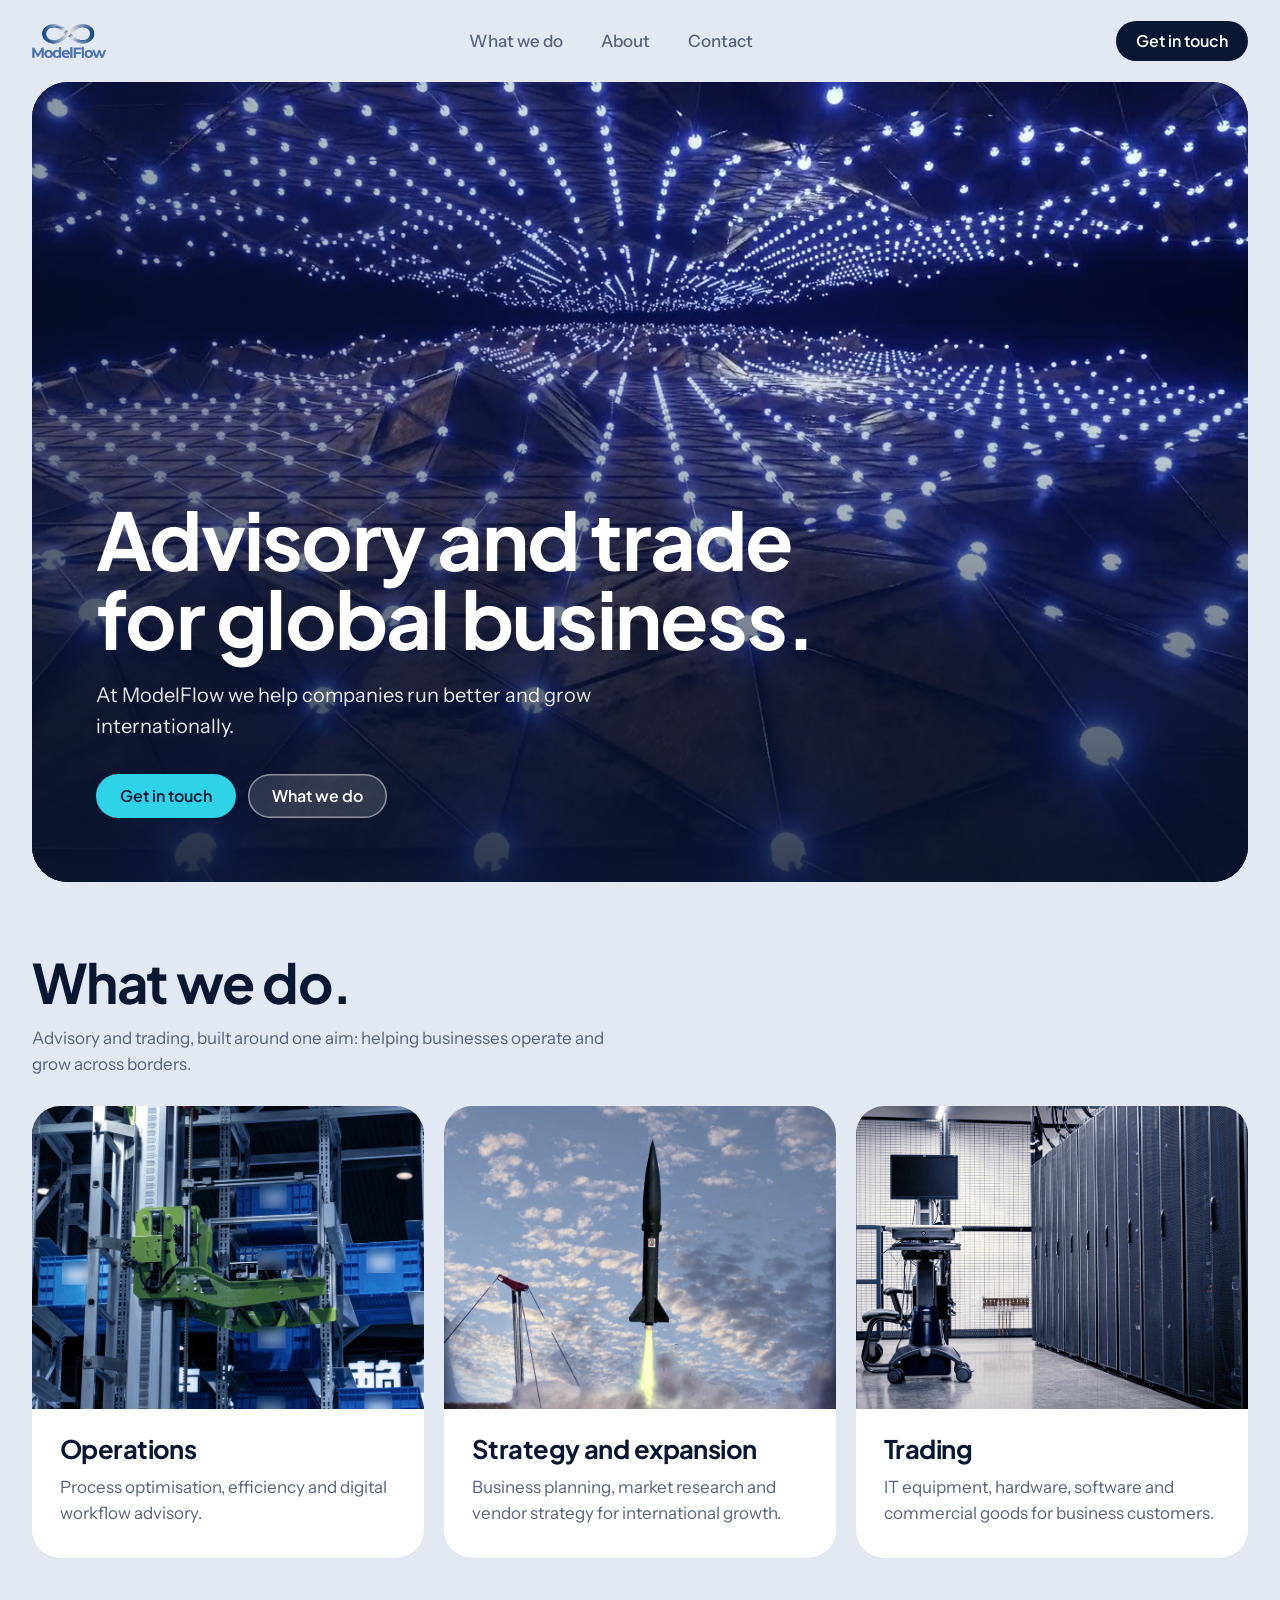
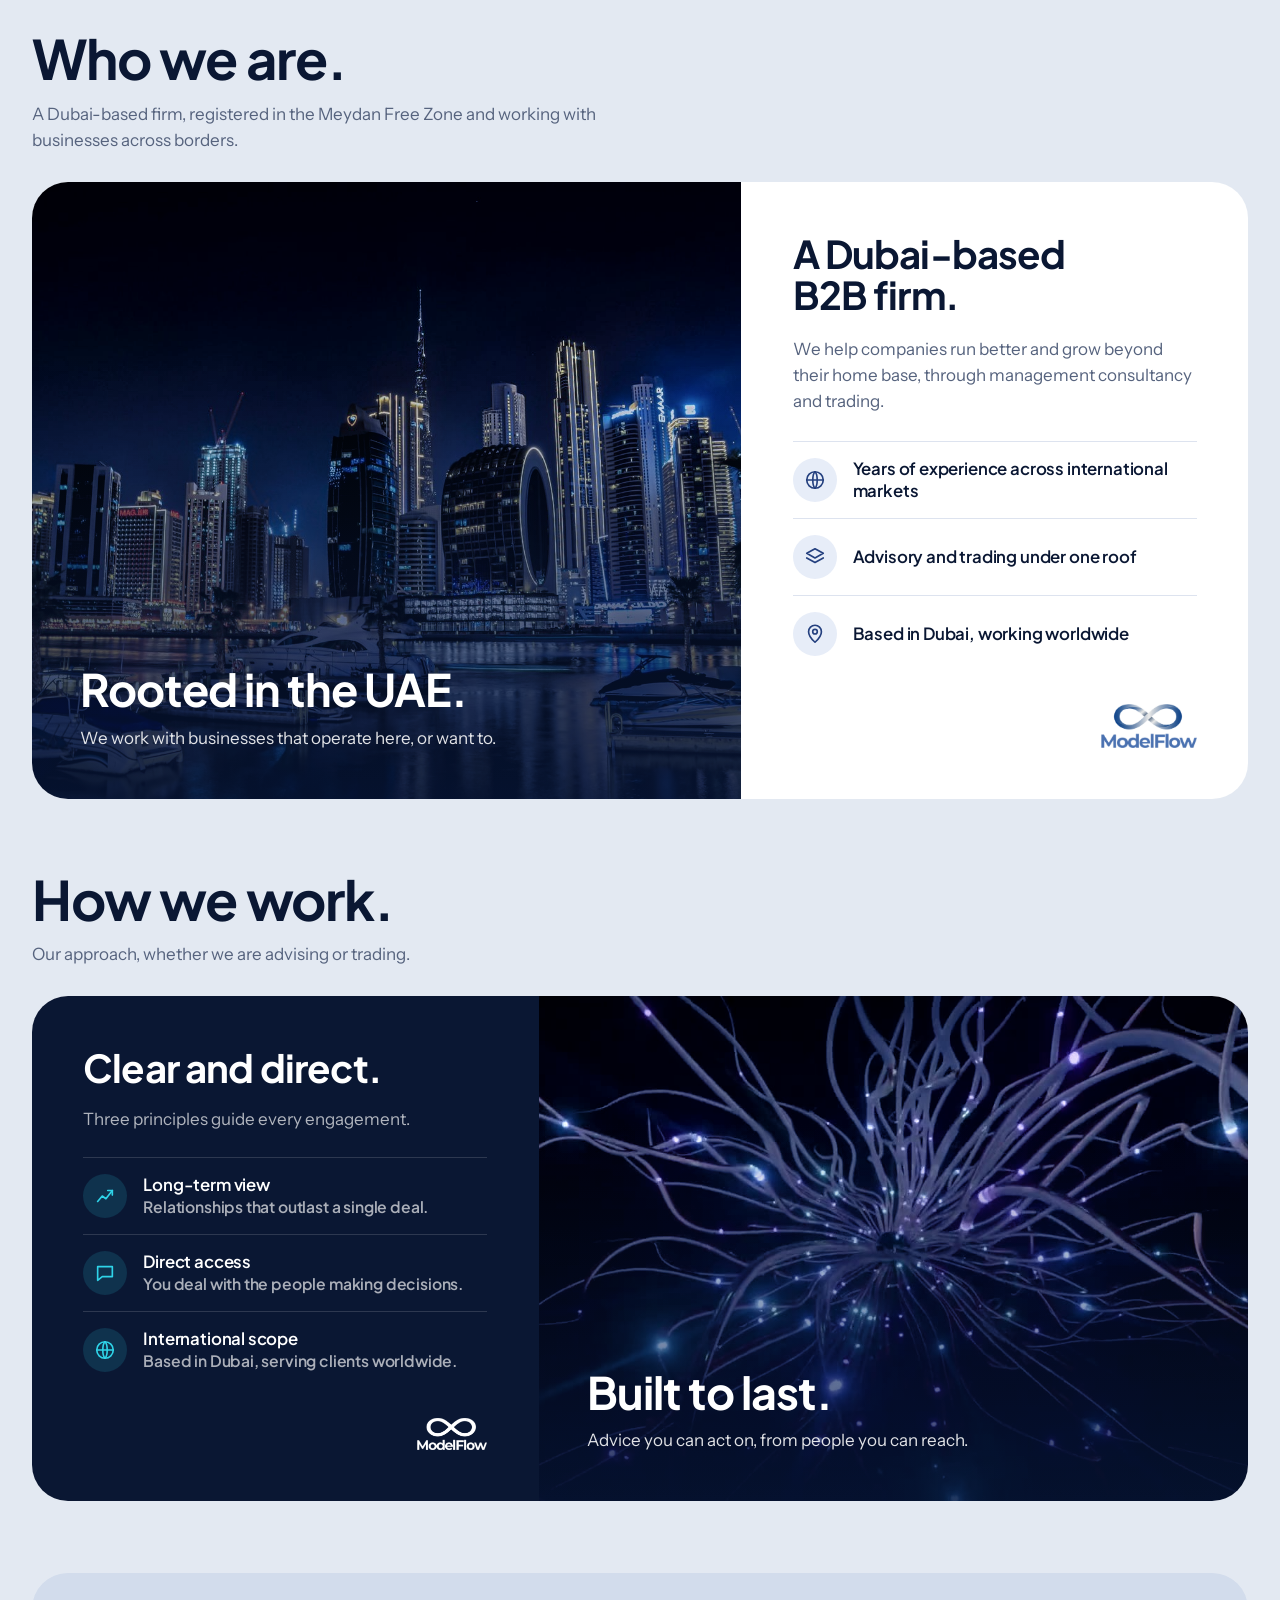
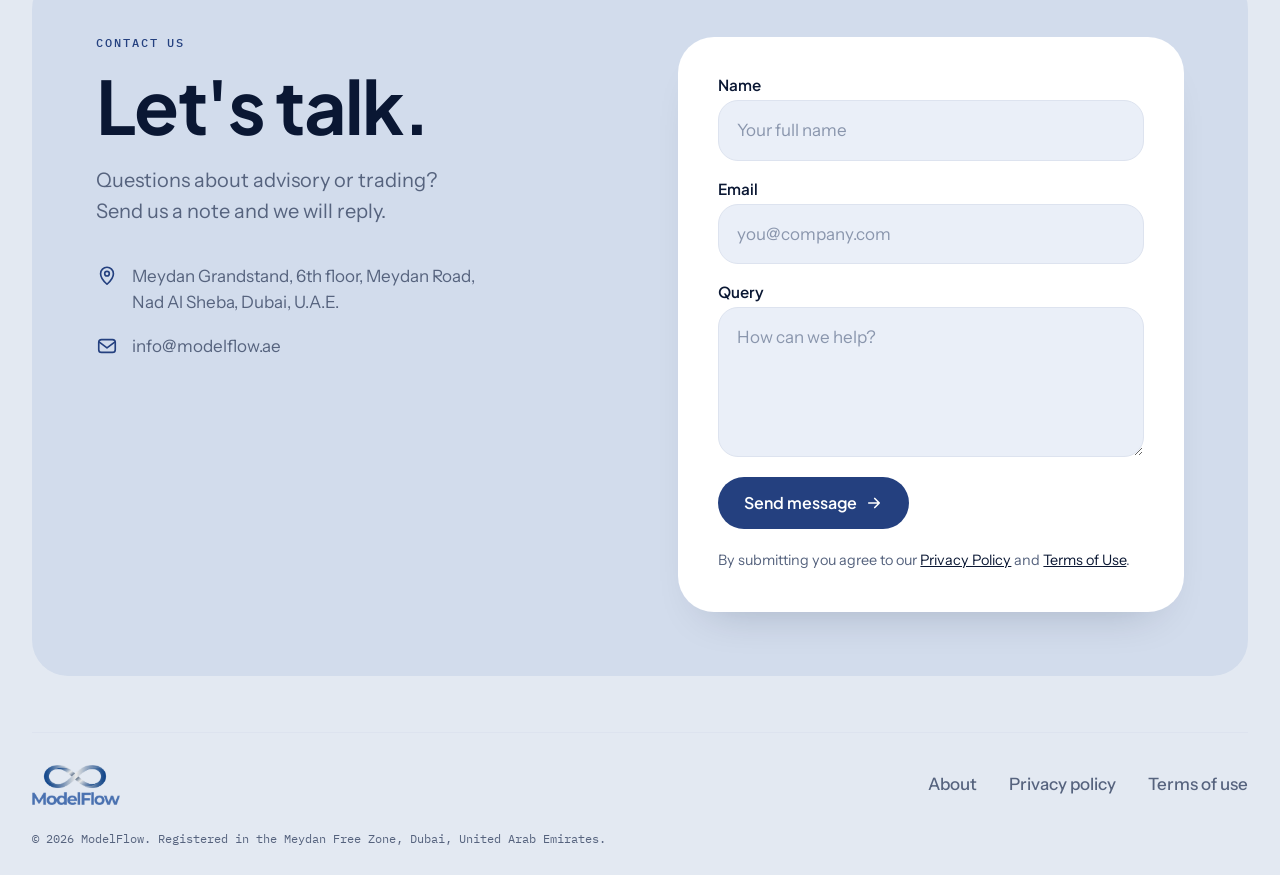
<file: index.html>
<!DOCTYPE html>
<html lang="en">
<head>
<meta charset="utf-8">
<meta name="viewport" content="width=device-width, initial-scale=1">
<title>ModelFlow</title>
<meta name="theme-color" content="#E3E9F2">
<meta property="og:title" content="ModelFlow">
<meta property="og:description" content="Dubai-based B2B advisory and general trading, registered in the Meydan Free Zone.">
<meta property="og:image" content="assets/hero-poster.jpg">
<link rel="icon" type="image/png" href="assets/favicon.png">
<meta name="description" content="ModelFlow is a Dubai-based B2B firm offering operational advisory and general trading to businesses worldwide.">
<link rel="preconnect" href="https://fonts.googleapis.com">
<link rel="preconnect" href="https://fonts.gstatic.com" crossorigin>
<link href="https://fonts.googleapis.com/css2?family=IBM+Plex+Mono:wght@400;500&family=Instrument+Sans:wght@400;500;600&family=Plus+Jakarta+Sans:wght@500;600;700;800&display=swap" rel="stylesheet">
<link rel="stylesheet" href="styles.css">
</head>
<body>
<div class="wrap">
  <header class="nav">
    <a href="#top" aria-label="ModelFlow home"><img src="assets/logo.png" alt="ModelFlow"></a>
    <nav aria-label="Primary"><ul>
      <li><a href="#what">What we do</a></li>
      <li><a href="#presence">About</a></li>
      <li><a href="#contact">Contact</a></li>
    </ul></nav>
    <a class="btn btn-ink nav-cta" href="#contact">Get in touch</a>
    <button class="menu-btn" id="menuBtn" type="button" aria-expanded="false" aria-controls="mobileMenu" aria-label="Open menu"><span class="bars"></span></button>
    <div class="mobile-menu" id="mobileMenu" hidden>
      <a href="#what">What we do</a>
      <a href="#presence">About</a>
      <a href="#contact">Contact</a>
      <a class="btn" href="#contact">Get in touch</a>
    </div>
  </header>

  <main id="top">
    <div class="hero ph">
      <video id="heroVideo" autoplay muted loop playsinline webkit-playsinline preload="auto" poster="assets/hero-poster.jpg" aria-hidden="true"><source src="assets/hero.mp4" type="video/mp4"></video>
      <div class="hero-copy">
        <h1>Advisory and trade for global business.</h1>
        <p>At ModelFlow we help companies run better and grow internationally.</p>
        <div class="cta-row">
          <a class="btn btn-accent" href="#contact">Get in touch</a>
          <a class="btn btn-ghost" href="#what">What we do</a>
        </div>
      </div>
    </div>

    <section id="what">
      <div class="head">
        <h2>What we do.</h2>
        <p>Advisory and trading, built around one aim: helping businesses operate and grow across borders.</p>
      </div>
      <div class="grid3">
        <article class="card">
          <div class="ph"><img src="assets/card-operations.jpg" alt="Automated warehouse retrieval system moving storage bins" style="object-position:50% 55%"></div>
          <div class="body">
            <h3>Operations</h3>
            <p>Process optimisation, efficiency and digital workflow advisory.</p>
          </div>
        </article>
        <article class="card">
          <div class="ph"><img src="assets/card-strategy.jpg" alt="Rocket launching into a blue sky" style="object-position:50% 52%"></div>
          <div class="body">
            <h3>Strategy and expansion</h3>
            <p>Business planning, market research and vendor strategy for international growth.</p>
          </div>
        </article>
        <article class="card">
          <div class="ph"><img src="assets/card-trading.jpg" alt="Rows of server racks in a data centre aisle" style="object-position:55% 50%"></div>
          <div class="body">
            <h3>Trading</h3>
            <p>IT equipment, hardware, software and commercial goods for business customers.</p>
          </div>
        </article>
      </div>
    </section>

    <section id="presence">
      <div class="head">
        <h2>Who we are.</h2>
        <p>A Dubai-based firm, registered in the Meydan Free Zone and working with businesses across borders.</p>
      </div>
      <div class="about">
        <div class="about-photo ph">
          <img src="assets/about-dubai.jpg" alt="Dubai skyline and marina at night" style="object-position:55% 40%">
          <div class="in">
            <h2>Rooted in the UAE.</h2>
            <p>We work with businesses that operate here, or want to.</p>
          </div>
        </div>
        <div class="who">
          <h3>A Dubai-based B2B firm.</h3>
          <p>We help companies run better and grow beyond their home base, through management consultancy and trading.</p>
          <ul class="facts">
            <li><span class="icon"><svg viewBox="0 0 24 24" fill="none" stroke="currentColor" stroke-width="1.8" stroke-linecap="round" stroke-linejoin="round" aria-hidden="true"><circle cx="12" cy="12" r="9"/><path d="M3 12h18"/><path d="M12 3c3.2 3 3.2 15 0 18"/><path d="M12 3c-3.2 3-3.2 15 0 18"/></svg></span>Years of experience across international markets</li>
            <li><span class="icon"><svg viewBox="0 0 24 24" fill="none" stroke="currentColor" stroke-width="1.8" stroke-linecap="round" stroke-linejoin="round" aria-hidden="true"><path d="m12 3 9 5-9 5-9-5 9-5Z"/><path d="m3 13 9 5 9-5"/></svg></span>Advisory and trading under one roof</li>
            <li><span class="icon"><svg viewBox="0 0 24 24" fill="none" stroke="currentColor" stroke-width="1.8" stroke-linecap="round" stroke-linejoin="round" aria-hidden="true"><path d="M12 21s7-6.2 7-11.5A7 7 0 0 0 5 9.5C5 14.8 12 21 12 21Z"/><circle cx="12" cy="9.5" r="2.5"/></svg></span>Based in Dubai, working worldwide</li>
          </ul>
          <img src="assets/logo.png" alt="ModelFlow">
        </div>
      </div>
    </section>

    <section id="how">
      <div class="head">
        <h2>How we work.</h2>
        <p>Our approach, whether we are advising or trading.</p>
      </div>
      <div class="how">
        <div class="how-main">
          <h3>Clear and direct.</h3>
          <p>Three principles guide every engagement.</p>
          <ul class="facts">
            <li><span class="icon"><svg viewBox="0 0 24 24" fill="none" stroke="currentColor" stroke-width="1.8" stroke-linecap="round" stroke-linejoin="round" aria-hidden="true"><path d="M4 18l5-6 4 3 7-9"/><path d="M15 6h5v5"/></svg></span><div><h4>Long-term view</h4><p>Relationships that outlast a single deal.</p></div></li>
            <li><span class="icon"><svg viewBox="0 0 24 24" fill="none" stroke="currentColor" stroke-width="1.8" stroke-linecap="round" stroke-linejoin="round" aria-hidden="true"><path d="M4 5h16v11H9l-5 4V5Z"/></svg></span><div><h4>Direct access</h4><p>You deal with the people making decisions.</p></div></li>
            <li><span class="icon"><svg viewBox="0 0 24 24" fill="none" stroke="currentColor" stroke-width="1.8" stroke-linecap="round" stroke-linejoin="round" aria-hidden="true"><circle cx="12" cy="12" r="9"/><path d="M3 12h18"/><path d="M12 3c3.2 3 3.2 15 0 18"/><path d="M12 3c-3.2 3-3.2 15 0 18"/></svg></span><div><h4>International scope</h4><p>Based in Dubai, serving clients worldwide.</p></div></li>
          </ul>
          <img class="how-logo" src="assets/logo-white.png" alt="ModelFlow">
        </div>
        <div class="how-photo ph">
          <img src="assets/how-bg.jpg" alt="">
          <div class="in">
            <h3>Built to last.</h3>
            <p>Advice you can act on, from people you can reach.</p>
          </div>
        </div>
      </div>
    </section>

    <section id="contact">
      <div class="contact">
        <div>
          <p class="eyebrow">Contact us</p>
          <h2>Let's talk.</h2>
          <p class="lead">Questions about advisory or trading? Send us a note and we will reply.</p>
          <ul class="details">
            <li>
              <svg viewBox="0 0 24 24" fill="none" stroke="currentColor" stroke-width="1.8" stroke-linecap="round" stroke-linejoin="round" aria-hidden="true"><path d="M12 21s7-6.2 7-11.5A7 7 0 0 0 5 9.5C5 14.8 12 21 12 21Z"/><circle cx="12" cy="9.5" r="2.5"/></svg>
              <span>Meydan Grandstand, 6th floor, Meydan Road,<br>Nad Al Sheba, Dubai, U.A.E.</span>
            </li>
            <li>
              <svg viewBox="0 0 24 24" fill="none" stroke="currentColor" stroke-width="1.8" stroke-linecap="round" stroke-linejoin="round" aria-hidden="true"><rect x="3" y="5" width="18" height="14" rx="3"/><path d="m4 8 8 6 8-6"/></svg>
              <a href="mailto:info@modelflow.ae">info@modelflow.ae</a>
            </li>
          </ul>
        </div>
        <form class="form" id="contactForm" novalidate>
          <div class="field"><label for="cf-name">Name</label><input id="cf-name" name="name" type="text" placeholder="Your full name" autocomplete="name" required></div>
          <div class="field"><label for="cf-email">Email</label><input id="cf-email" name="email" type="email" placeholder="you@company.com" autocomplete="email" required></div>
          <div class="field"><label for="cf-query">Query</label><textarea id="cf-query" name="query" placeholder="How can we help?" required></textarea></div>
          <button class="btn" type="submit">Send message <svg viewBox="0 0 24 24" fill="none" stroke="currentColor" stroke-width="2.2" stroke-linecap="round" stroke-linejoin="round" aria-hidden="true"><path d="M5 12h14M13 6l6 6-6 6"/></svg></button>
          <p class="status" id="cfStatus" role="status" aria-live="polite"></p>
          <p class="note">By submitting you agree to our <a href="#privacy">Privacy Policy</a> and <a href="#terms">Terms of Use</a>.</p>
        </form>
      </div>
    </section>
  </main>

  <div id="docs" hidden>
    <article class="doc" data-doc="privacy" hidden>
      <a class="back" href="#top">&larr; Back to home</a>
      <h1>Privacy Policy</h1>
      <p class="updated">Last updated 2 November 2026</p>
      <p>This policy explains how ModelFlow collects, uses and protects personal data when you use this website or contact us.</p>

      <h2>Who we are</h2>
      <p>ModelFlow is a company registered in the Meydan Free Zone, Dubai, United Arab Emirates. Our office is at Meydan Grandstand, 6th floor, Meydan Road, Nad Al Sheba, Dubai, U.A.E. You can reach us at <a href="mailto:info@modelflow.ae">info@modelflow.ae</a>.</p>

      <h2>What we collect</h2>
      <ul>
        <li>Details you send us through the contact form or by email: your name, email address and message.</li>
        <li>Basic technical data your browser sends when you load the site, such as IP address and browser type. Our hosting provider may log this.</li>
      </ul>

      <h2>How we use it</h2>
      <ul>
        <li>To reply to your enquiry and manage the business relationship that follows.</li>
        <li>To keep the website secure and working.</li>
        <li>To meet our legal and regulatory obligations.</li>
      </ul>
      <p>We process personal data with your consent, where it is needed to respond to you, or where the law requires it.</p>

      <h2>Sharing</h2>
      <p>We do not sell personal data. We share it only with service providers who help us run the website and our email, and with authorities where the law requires. Providers act on our instructions.</p>

      <h2>Cookies and third parties</h2>
      <p>We do not use advertising or analytics cookies on this site. The site loads fonts from Google Fonts, so your browser connects to Google servers when you visit.</p>

      <h2>Retention</h2>
      <p>We keep enquiry details for as long as we need them to handle your request and meet record-keeping duties. We then delete or anonymise them.</p>

      <h2>International transfers</h2>
      <p>Our providers may process data outside the UAE. Where they do, we take reasonable steps to protect it.</p>

      <h2>Your rights</h2>
      <p>Under applicable UAE data protection law, you can ask us to give you access to your data, correct it, delete it, restrict its use, or stop processing it. You can also withdraw consent at any time. Email <a href="mailto:info@modelflow.ae">info@modelflow.ae</a> to make a request.</p>

      <h2>Security</h2>
      <p>We use reasonable technical and organisational measures to protect personal data. No online service is completely secure.</p>

      <h2>Changes</h2>
      <p>We may update this policy. The date at the top shows the latest version.</p>
    </article>

    <article class="doc" data-doc="terms" hidden>
      <a class="back" href="#top">&larr; Back to home</a>
      <h1>Terms of Use</h1>
      <p class="updated">Last updated 2 November 2026</p>
      <p>These terms apply to your use of the ModelFlow website. By using the site you agree to them.</p>

      <h2>About this site</h2>
      <p>The site gives general information about ModelFlow and its services. It is not an offer, a solicitation or professional advice. Using the site or sending us an enquiry does not create a client relationship.</p>

      <h2>Acceptable use</h2>
      <p>You agree to use the site lawfully. You must not try to gain unauthorised access, disrupt the site, scrape it at scale, or use it to send harmful or misleading content.</p>

      <h2>Intellectual property</h2>
      <p>The site's content, design, logo and name belong to ModelFlow or its licensors. You may view the site and share its pages by link. You may not copy, modify or reuse its content without our written permission.</p>

      <h2>Third-party links and content</h2>
      <p>The site may link to or load content from third parties. We do not control them and are not responsible for them.</p>

      <h2>Accuracy and availability</h2>
      <p>We work to keep the information accurate, but we give no warranty that it is complete or current. We provide the site as is, and may change, suspend or remove it at any time.</p>

      <h2>Limitation of liability</h2>
      <p>To the extent the law allows, ModelFlow is not liable for any loss arising from your use of, or reliance on, the site.</p>

      <h2>Governing law</h2>
      <p>These terms are governed by the laws of the United Arab Emirates as applied in the Emirate of Dubai. The courts of Dubai have jurisdiction over any dispute.</p>

      <h2>Changes</h2>
      <p>We may update these terms. The date at the top shows the latest version. Continued use of the site means you accept the update.</p>

      <h2>Contact</h2>
      <p>Questions about these terms: <a href="mailto:info@modelflow.ae">info@modelflow.ae</a>.</p>
    </article>
  </div>

  <footer>
    <div class="foot" id="foot">
      <div class="foot-top">
        <a href="#top" aria-label="ModelFlow home"><img src="assets/logo.png" alt="ModelFlow"></a>
        <button class="menu-btn" id="footMenuBtn" type="button" aria-expanded="false" aria-controls="footLinks" aria-label="Open footer menu"><span class="bars"></span></button>
        <ul class="foot-links" id="footLinks">
          <li><a href="#what">About</a></li>
          <li><a href="#privacy">Privacy policy</a></li>
          <li><a href="#terms">Terms of use</a></li>
        </ul>
      </div>
      <div class="foot-bottom">
        <p>&copy; 2026 ModelFlow. Registered in the Meydan Free Zone, Dubai, United Arab Emirates.</p>
      </div>
    </div>
  </footer>
</div>
<script src="script.js"></script>
</body>
</html>
</file>
<file: styles.css>
/* Layout idea: calm light page, one oversized photo hero, then rounded cards of varying width, each led by an image. */
:root{
  --ink:#0A1733;
  --blue:#3E62B0;
  --blue-deep:#24407F;
  --mist:#E7EDF8;
  --paper:#E3E9F2;
  --card:#FFFFFF;
  --muted:#56637E;
  --line:#DDE3EF;
  --display:"Plus Jakarta Sans","Helvetica Neue",Arial,sans-serif;
  --body:"Instrument Sans","Helvetica Neue",Arial,sans-serif;
  --mono:"IBM Plex Mono",ui-monospace,Menlo,Consolas,monospace;
  --accent:#2FD3E8;
  --gutter:clamp(16px,3vw,32px);
  --r-xl:36px;
  --r-lg:28px;
  --r-md:20px;
  color-scheme:light;
}
*{box-sizing:border-box;margin:0}
html{scroll-behavior:smooth}
body{background:var(--paper);color:var(--ink);font-family:var(--body);font-size:1.0625rem;line-height:1.55;-webkit-font-smoothing:antialiased}
img,svg{display:block;max-width:100%}
a{color:inherit}
:focus-visible{outline:3px solid var(--blue);outline-offset:3px;border-radius:12px}
.wrap{max-width:1480px;margin:0 auto;padding:0 var(--gutter)}
h1,h2,h3{font-family:var(--display);letter-spacing:-0.022em;text-wrap:balance}

/* nav */
.nav{display:flex;align-items:center;justify-content:space-between;gap:16px;padding:18px 0}
.nav img{height:34px;width:auto}
.nav ul{display:flex;gap:6px;list-style:none;padding:0}
.nav ul a{display:block;padding:10px 16px;border-radius:999px;text-decoration:none;font-weight:500;color:var(--muted);transition:background .2s,color .2s}
.nav ul a:hover{background:var(--mist);color:var(--ink)}
.btn{display:inline-flex;align-items:center;justify-content:center;gap:8px;padding:14px 24px;border-radius:999px;border:0;font:600 1rem/1 var(--display);text-decoration:none;cursor:pointer;transition:transform .2s,background .2s}
.btn:hover{transform:translateY(-2px)}
.btn-ink{background:var(--ink);color:#fff}
.btn-white{background:#fff;color:var(--ink)}
.btn-ghost{background:rgba(255,255,255,.14);color:#fff;box-shadow:inset 0 0 0 1.5px rgba(255,255,255,.45)}
.nav .btn{padding:12px 20px}

/* image surfaces */
.ph{position:relative;overflow:hidden;background:var(--blue-deep)}
.ph>svg,.ph>img,.ph>video{position:absolute;inset:0;width:100%;height:100%;object-fit:cover;transition:transform .8s cubic-bezier(.2,.7,.2,1)}

/* unified photo grade */
.card .ph,.about-photo,.how-photo{isolation:isolate}
.card .ph::before,.about-photo::before,.how-photo::before{content:"";position:absolute;inset:0;z-index:1;pointer-events:none;background:rgba(40,78,168,.25);mix-blend-mode:color}
.card .ph>img,.about-photo>img,.how-photo>img{filter:saturate(.75) contrast(1.06)}
.btn-accent{background:var(--accent);color:var(--ink)}
.btn-accent:hover{background:#6FE3F2}

/* hero */
.hero{background:#08142E;position:relative;border-radius:var(--r-xl);min-height:clamp(560px,72vh,700px);display:flex;align-items:flex-end;color:#fff}
.hero::after{content:"";position:absolute;inset:0;background:linear-gradient(to top,rgba(8,20,46,.82) 0%,rgba(8,20,46,.45) 38%,rgba(8,20,46,0) 68%),linear-gradient(to right,rgba(8,20,46,.45),rgba(8,20,46,0) 60%)}
.hero-copy{position:relative;z-index:2;padding:clamp(24px,5vw,64px);max-width:1000px}
.hero h1{font-size:clamp(2.5rem,6.2vw,5rem);line-height:1;font-weight:700;margin-bottom:22px}
.hero p{font-size:clamp(1.05rem,1.6vw,1.25rem);max-width:46ch;color:rgba(255,255,255,.9);margin-bottom:32px}
.cta-row{display:flex;flex-wrap:wrap;gap:12px}
@media (min-width:901px){.hero{min-height:max(560px,calc(100svh - 100px))}}

/* sections */
section{padding-top:clamp(44px,6vw,72px)}
.head{display:grid;grid-template-columns:1fr;gap:14px;margin-bottom:28px}
.head h2{font-size:clamp(2rem,4.4vw,3.4rem);line-height:1.04;font-weight:700}
.head p{color:var(--muted);max-width:52ch}

.grid3{display:grid;grid-template-columns:repeat(3,1fr);gap:20px}
.card{background:var(--card);border-radius:var(--r-lg);overflow:hidden;display:flex;flex-direction:column;transition:transform .3s,box-shadow .3s;box-shadow:0 1px 0 var(--line)}
.card:hover{transform:translateY(-6px);box-shadow:0 22px 44px -24px rgba(10,23,51,.35),0 0 0 2px var(--accent)}
.card:hover .ph>svg{transform:scale(1.05)}
.card .ph{aspect-ratio:4/3.1}
.card .body{padding:26px 28px 32px}
.card h3{font-size:1.6rem;font-weight:700;line-height:1.1;margin-bottom:10px}
.card p{color:var(--muted)}

/* about */
.about{display:grid;grid-template-columns:7fr 5fr;background:var(--card);border-radius:var(--r-xl);overflow:hidden}
.about-photo{min-height:520px;display:flex;align-items:flex-end;color:#fff}
.about-photo::after{content:"";position:absolute;inset:0;background:linear-gradient(to top,rgba(8,20,46,.88),rgba(8,20,46,.45) 42%,rgba(8,20,46,0) 72%)}
.about-photo .in{position:relative;z-index:2;padding:clamp(24px,4vw,48px);max-width:560px}
.about-photo h2{font-size:clamp(1.9rem,3.6vw,2.8rem);line-height:1.05;font-weight:700;margin-bottom:12px}
.about-photo p{color:rgba(255,255,255,.88)}
.who{padding:clamp(28px,4vw,56px);display:flex;flex-direction:column;gap:20px;justify-content:center}
.who img{height:56px;width:auto;align-self:flex-end;margin-top:auto;padding-top:12px}
.who h3{font-size:clamp(1.8rem,3vw,2.6rem);line-height:1.08;font-weight:700}
.facts{list-style:none;padding:0;margin-top:6px}
.facts li{display:flex;align-items:center;gap:16px;padding:16px 0;border-top:1px solid var(--line);font:600 1.05rem/1.3 var(--display);letter-spacing:-0.01em}
.facts .icon{flex:none;width:44px;height:44px;border-radius:50%;background:var(--mist);color:var(--blue-deep);display:grid;place-items:center}
.facts .icon svg{width:22px;height:22px}
.who p{color:var(--muted);max-width:42ch}
.how{display:grid;grid-template-columns:5fr 7fr;background:var(--card);border-radius:var(--r-xl);overflow:hidden}
.how-main{padding:clamp(28px,4vw,56px);display:flex;flex-direction:column;gap:18px;justify-content:center}
.how-main h3{font-size:clamp(1.8rem,3vw,2.6rem);line-height:1.08;font-weight:700}
.how-main>p{color:var(--muted);max-width:42ch}
.facts h4{font:600 1.05rem/1.3 var(--display);letter-spacing:-0.01em}
.facts div p{color:var(--muted);font-size:.98rem;line-height:1.4}
.how-photo{min-height:480px;display:flex;align-items:flex-end;color:#fff}
.how-photo::after{content:"";position:absolute;inset:0;background:linear-gradient(to top,rgba(8,20,46,.85),rgba(8,20,46,.3) 50%,rgba(8,20,46,0) 75%)}
.how-photo .in{position:relative;z-index:2;padding:clamp(24px,4vw,48px)}
.how-photo h3{font-size:clamp(1.9rem,3.6vw,2.8rem);line-height:1.05;font-weight:700;margin-bottom:12px}
.how-photo p{color:rgba(255,255,255,.88);max-width:40ch}
.how-main{background:var(--ink);color:#fff}
.how-main>p{color:rgba(255,255,255,.68)}
.how-main .facts li{border-top-color:rgba(255,255,255,.14)}
.how-main .facts .icon{background:rgba(47,211,232,.14);color:var(--accent)}
.how-main .facts div p{color:rgba(255,255,255,.66)}
.how-logo{height:44px;width:auto;align-self:flex-end;margin-top:auto;padding-top:12px}

/* contact */
.contact{display:grid;grid-template-columns:1fr 1fr;gap:40px clamp(32px,6vw,96px);align-items:start;background:#D2DCEC;border-radius:var(--r-xl);padding:clamp(24px,5vw,64px)}
.eyebrow{font:500 .75rem/1 var(--mono);letter-spacing:.16em;text-transform:uppercase;color:var(--blue-deep);margin-bottom:20px}
.contact h2{font-size:clamp(2.6rem,6vw,4.6rem);line-height:1;font-weight:700;margin-bottom:22px}
.contact .lead{font-size:1.25rem;color:var(--muted);max-width:30ch;margin-bottom:36px}
.details{list-style:none;padding:0;display:grid;gap:18px;color:var(--muted)}
.details li{display:flex;gap:14px;align-items:flex-start}
.details svg{flex:none;width:22px;height:22px;margin-top:2px;color:var(--blue-deep)}
.details a{text-decoration:none}
.details a:hover{text-decoration:underline}
.form{background:var(--card);border-radius:var(--r-xl);padding:clamp(24px,4vw,40px);box-shadow:0 24px 48px -32px rgba(10,23,51,.3);display:grid;gap:20px}
.field{display:grid;gap:8px}
.field label{font:600 .95rem/1 var(--display)}
.field input,.field textarea{width:100%;font:inherit;color:var(--ink);background:#EAEFF8;border:1px solid var(--line);border-radius:var(--r-md);padding:16px 18px}
.field textarea{min-height:150px;resize:vertical}
.field input::placeholder,.field textarea::placeholder{color:#8A96AD}
.field input:focus-visible,.field textarea:focus-visible{outline:3px solid var(--blue);outline-offset:2px;background:#fff}
.form .btn{justify-self:start;background:var(--blue-deep);color:#fff;padding:17px 26px}
.form .btn svg{width:18px;height:18px}
.note{font-size:.9rem;color:var(--muted)}
.note a{color:var(--ink)}
.status{font-size:.95rem;font-weight:500;color:var(--blue-deep)}
.status:empty{display:none}


/* mobile menu */
.nav{position:relative}
.menu-btn{display:none;width:46px;height:46px;border-radius:50%;border:0;background:#fff;cursor:pointer;place-items:center;flex:none}
.bars,.bars::before,.bars::after{display:block;width:20px;height:2px;background:var(--ink);border-radius:2px;transition:transform .2s,top .2s,background .2s}
.bars{position:relative}
.bars::before,.bars::after{content:"";position:absolute;left:0}
.bars::before{top:-6px}
.bars::after{top:6px}
.menu-btn[aria-expanded="true"] .bars{background:transparent}
.menu-btn[aria-expanded="true"] .bars::before{top:0;transform:rotate(45deg)}
.menu-btn[aria-expanded="true"] .bars::after{top:0;transform:rotate(-45deg)}
.mobile-menu{display:none}

/* legal pages */
.doc{max-width:820px;margin:clamp(24px,4vw,48px) auto 0;background:var(--card);border-radius:var(--r-xl);padding:clamp(24px,5vw,56px)}
.doc[hidden],#docs[hidden],main[hidden]{display:none}
.doc .back{display:inline-flex;gap:8px;align-items:center;font:600 .95rem/1 var(--display);text-decoration:none;color:var(--blue-deep);margin-bottom:28px}
.doc .back:hover{text-decoration:underline}
.doc h1{font-size:clamp(2rem,5vw,3rem);line-height:1.05;font-weight:700;margin-bottom:8px}
.doc .updated{color:var(--muted);margin-bottom:32px}
.doc h2{font-size:1.25rem;font-weight:700;margin:32px 0 8px;letter-spacing:-0.015em}
.doc p,.doc li{color:#2C3956;max-width:68ch}
.doc p+p{margin-top:10px}
.doc ul{padding-left:20px;display:grid;gap:6px;margin-top:8px}
.doc a{color:var(--blue-deep)}

/* footer */
footer{padding:clamp(36px,5vw,56px) 0 28px}
.foot{border-top:1px solid var(--line);padding-top:32px;display:grid;gap:24px}
.foot-top{display:flex;flex-wrap:wrap;align-items:center;justify-content:space-between;gap:16px 32px}
.foot-top img{height:40px;width:auto}
.foot-links{display:flex;gap:32px;list-style:none;padding:0}
.foot-links a{text-decoration:none;font-weight:500;color:var(--muted);transition:color .2s}
.foot-links a:hover{color:var(--ink)}
.foot-bottom{color:var(--muted);font:400 .78rem/1.5 var(--mono);display:grid;gap:4px}
.foot-bottom p{max-width:90ch}

@media (max-width:900px){
  .nav ul,.nav .nav-cta{display:none}
  .menu-btn{display:grid}
  .mobile-menu:not([hidden]){display:grid;position:absolute;top:calc(100% + 4px);left:0;right:0;z-index:30;gap:4px;background:var(--card);border-radius:var(--r-lg);padding:10px;box-shadow:0 24px 48px -20px rgba(10,23,51,.35)}
  .mobile-menu a:not(.btn){display:block;padding:16px 18px;border-radius:var(--r-md);text-decoration:none;font:600 1.1rem/1 var(--display)}
  .mobile-menu a:not(.btn):hover{background:var(--mist)}
  .mobile-menu .btn{margin-top:6px;background:var(--ink);color:#fff}
  .grid3,.values{grid-template-columns:1fr}
  .about{grid-template-columns:1fr}
  .how{grid-template-columns:1fr}
  .how-photo{min-height:360px}
  .about-photo{min-height:360px}
  .who img{margin-top:12px}
  .how-logo{margin-top:12px}
  .contact{grid-template-columns:1fr}
  .foot-links{display:none;width:100%;flex-direction:column;gap:0}
  .foot.open .foot-links{display:flex}
  .foot-links a{display:block;padding:16px 0;border-top:1px solid var(--line);font:600 1.05rem/1 var(--display);color:var(--ink)}
  .card .ph{aspect-ratio:16/10}
}
@media (max-width:560px){
}
@media (max-width:480px){
  .facts .row{grid-template-columns:1fr;gap:4px}
  .hero{min-height:600px}
}
@media (prefers-reduced-motion:reduce){
  html{scroll-behavior:auto}
  *{transition:none!important}
}
</file>
